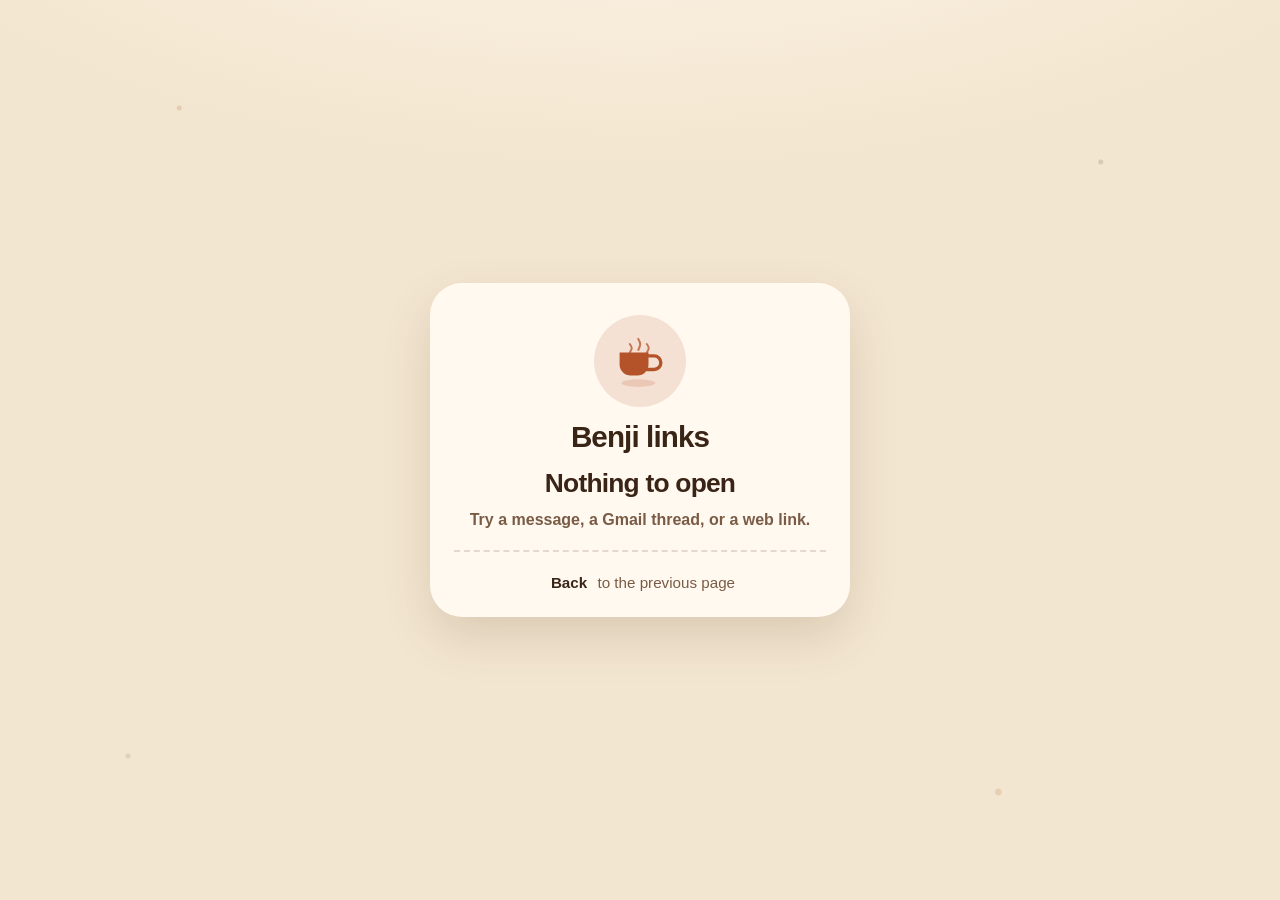
<file: index.html>
<!DOCTYPE html>
<html lang="en">
<head>
  <meta charset="utf-8">
  <meta name="viewport" content="width=device-width, initial-scale=1, viewport-fit=cover">
  <meta name="referrer" content="no-referrer">
  <meta name="color-scheme" content="light dark">
  <meta name="theme-color" content="#f3e6d0" media="(prefers-color-scheme: light)">
  <meta name="theme-color" content="#1a120e" media="(prefers-color-scheme: dark)">
  <title>Benji links</title>
  <style>
    :root {
      --bg: #f3e6d0;
      --glow: rgba(255, 248, 236, 0.9);
      --card: #fff9f0;
      --ink: #3a2416;
      --muted: #7a5b45;
      --accent: #b4532a;
      --accent-ink: #fffaf5;
      --line: rgba(90, 52, 28, 0.16);
      --shadow: rgba(70, 36, 12, 0.14);
      --cup: rgba(180, 83, 42, 0.14);
      --press: rgba(90, 40, 12, 0.18);
    }

    @media (prefers-color-scheme: dark) {
      :root {
        --bg: #1a120e;
        --glow: rgba(62, 40, 26, 0.55);
        --card: #2a1e18;
        --ink: #f6eadc;
        --muted: #d2b79a;
        --accent: #e3925a;
        --accent-ink: #2a140c;
        --line: rgba(242, 214, 184, 0.16);
        --shadow: rgba(0, 0, 0, 0.35);
        --cup: rgba(227, 146, 90, 0.16);
        --press: rgba(0, 0, 0, 0.28);
      }
    }

    * { box-sizing: border-box; }

    html, body { margin: 0; height: 100%; background: var(--bg); }

    body {
      font-family: ui-rounded, "Avenir Next", "Segoe UI", "Trebuchet MS", sans-serif;
      color: var(--ink);
      background-color: var(--bg);
      min-height: 100%;
      min-height: 100dvh;
      background-image:
        radial-gradient(circle at 14% 12%, rgba(180, 83, 42, 0.18) 0 2px, transparent 3px),
        radial-gradient(circle at 86% 18%, rgba(90, 52, 28, 0.16) 0 2px, transparent 3px),
        radial-gradient(circle at 78% 88%, rgba(180, 83, 42, 0.16) 0 3px, transparent 4px),
        radial-gradient(circle at 10% 84%, rgba(90, 52, 28, 0.12) 0 2px, transparent 3px),
        radial-gradient(ellipse 90% 55% at 50% -20%, var(--glow), transparent 70%);
      display: flex;
      align-items: center;
      align-items: safe center;
      justify-content: center;
      justify-content: safe center;
      padding:
        max(24px, env(safe-area-inset-top))
        max(18px, env(safe-area-inset-right))
        max(24px, env(safe-area-inset-bottom))
        max(18px, env(safe-area-inset-left));
    }

    .card {
      width: min(420px, 100%);
      background: var(--card);
      border-radius: 32px;
      padding: 32px 24px 18px;
      text-align: center;
      box-shadow: 0 20px 50px var(--shadow);
    }

    .cup-wrap {
      width: 92px;
      height: 92px;
      margin: 0 auto 14px;
      border-radius: 50%;
      background: var(--cup);
      display: grid;
      place-items: center;
    }

    .cup {
      width: 68px;
      height: 68px;
      color: var(--accent);
      display: block;
    }

    h1 {
      margin: 0;
      font-size: 1.85rem;
      line-height: 1.1;
      letter-spacing: -0.03em;
      font-weight: 800;
    }

    .lead {
      margin: 12px 0 0;
      font-size: 1.12rem;
      line-height: 1.35;
      font-weight: 700;
    }

    .empty .lead {
      font-size: 1.65rem;
      font-weight: 800;
      letter-spacing: -0.03em;
    }

    .dest {
      margin: 8px 0 0;
      color: var(--muted);
      font-size: 1rem;
      line-height: 1.4;
      font-weight: 600;
      word-break: break-word;
    }

    .dest:empty { display: none; }

    a.btn {
      display: block;
      margin-top: 22px;
      background: var(--accent);
      color: var(--accent-ink);
      text-decoration: none;
      font-weight: 800;
      font-size: 1.2rem;
      letter-spacing: -0.01em;
      border-radius: 999px;
      padding: 16px 20px;
      min-height: 56px;
      box-shadow: 0 8px 0 var(--press);
    }

    a.btn:focus-visible {
      outline: 3px solid var(--accent);
      outline-offset: 3px;
    }

    a.btn:active {
      transform: translateY(2px);
      box-shadow: 0 4px 0 var(--press);
    }

    [hidden] { display: none !important; }

    .hint {
      margin: 18px 0 0;
      padding-top: 14px;
      border-top: 2px dashed var(--line);
      color: var(--muted);
      font-size: 0.95rem;
    }

    .hint button {
      font: inherit;
      font-weight: 800;
      color: var(--ink);
      background: none;
      border: 0;
      padding: 8px 6px;
      cursor: pointer;
      border-radius: 999px;
    }

    .hint button:focus-visible {
      outline: 3px solid var(--accent);
      outline-offset: 2px;
    }

    .browser {
      display: inline-flex;
      align-items: center;
      justify-content: center;
      min-height: 44px;
      margin-top: 8px;
      color: var(--muted);
      font-size: 0.95rem;
      font-weight: 700;
      text-decoration: underline;
      text-underline-offset: 3px;
    }
  </style>
</head>
<body class="empty">
  <main class="card">
    <div class="cup-wrap">
      <svg class="cup" viewBox="0 0 80 80" aria-hidden="true">
        <ellipse cx="38" cy="66" rx="20" ry="4.5" fill="currentColor" opacity="0.18"></ellipse>
        <path d="M16 30h34v14a13 13 0 0 1-13 13h-8a13 13 0 0 1-13-13z" fill="currentColor"></path>
        <path d="M50 34h6.5a8 8 0 0 1 0 16H48" fill="none" stroke="currentColor" stroke-width="4" stroke-linecap="round"></path>
        <path d="M28 20c3 4 3 6 0 10" fill="none" stroke="currentColor" stroke-width="2.4" stroke-linecap="round" opacity="0.75"></path>
        <path d="M38 14c3 5 3 7 0 13" fill="none" stroke="currentColor" stroke-width="2.4" stroke-linecap="round" opacity="0.75"></path>
        <path d="M48 20c3 4 3 6 0 10" fill="none" stroke="currentColor" stroke-width="2.4" stroke-linecap="round" opacity="0.75"></path>
      </svg>
    </div>
    <h1>Benji links</h1>
    <p class="lead" id="lead">Nothing to open</p>
    <p class="dest" id="dest">Try a message, a Gmail thread, or a web link.</p>
    <a class="btn" id="open" hidden href="#">Open</a>
    <a class="browser" id="browser" hidden>Open in browser instead</a>
    <p class="hint"><button type="button" id="back">Back</button> to the previous page</p>
  </main>
  <script>
    (function () {
      "use strict";

      var SMS_RE = /^[0-9+]*$/;
      var THREAD_RE = /^[A-Za-z0-9]*$/;
      var EMAIL_RE = /^[A-Za-z0-9._%+-]+@[A-Za-z0-9.-]+\.[A-Za-z]{2,}$/;

      function safeDecode(value) {
        try {
          return decodeURIComponent(value);
        } catch (err) {
          return null;
        }
      }

      function isIOS() {
        var ua = navigator.userAgent || "";
        if (/iPad|iPhone|iPod/.test(ua)) return true;
        return navigator.platform === "MacIntel" && navigator.maxTouchPoints > 1;
      }

      function rawHash() {
        var href = String(window.location.href || "");
        var mark = href.indexOf("#");
        return mark === -1 ? "" : href.slice(mark + 1);
      }

      function parseParams(raw) {
        if (raw.indexOf("url=") === 0) {
          var urlValue = safeDecode(raw.slice(4));
          if (urlValue === null) return null;
          return { url: urlValue };
        }

        var params = {};
        var parts = raw.split("&");
        for (var i = 0; i < parts.length; i++) {
          var part = parts[i];
          if (part === "") continue;
          var eq = part.indexOf("=");
          if (eq <= 0) return null;
          var key = safeDecode(part.slice(0, eq));
          var val = safeDecode(part.slice(eq + 1));
          if (key === null || val === null) return null;
          if (key !== "sms" && key !== "gmail" && key !== "acct" && key !== "body") continue;
          if (Object.prototype.hasOwnProperty.call(params, key)) return null;
          params[key] = val;
        }
        return params;
      }

      function httpUrl(value) {
        var url;
        try {
          url = new URL(value);
        } catch (err) {
          return null;
        }
        if (url.protocol !== "http:" && url.protocol !== "https:") return null;
        if (!url.hostname) return null;
        return url.href;
      }

      function planFromRaw(raw) {
        if (!raw) return null;
        var params = parseParams(raw);
        if (!params) return null;

        var hasSms = Object.prototype.hasOwnProperty.call(params, "sms");
        var hasGmail = Object.prototype.hasOwnProperty.call(params, "gmail");
        var hasUrl = Object.prototype.hasOwnProperty.call(params, "url");
        if ((hasSms ? 1 : 0) + (hasGmail ? 1 : 0) + (hasUrl ? 1 : 0) !== 1) return null;

        var hasBody = Object.prototype.hasOwnProperty.call(params, "body");
        if (hasBody && !hasSms) return null;
        if (hasSms && hasBody) {
          // Suggested reply: open this conversation with the text prefilled (iOS: sms:NUM&body=, others: sms:NUM?body=).
          if (!SMS_RE.test(params.sms) || !params.sms || !params.body || params.body.length > 1000) return null;
          return {
            kind: "sms",
            href: "sms:" + params.sms + (isIOS() ? "&" : "?") + "body=" + encodeURIComponent(params.body),
            label: "Open in Messages",
            lead: "Opening Messages with your reply filled in.",
            dest: params.body
          };
        }

        if (hasSms) {
          if (!SMS_RE.test(params.sms)) return null;
          return {
            kind: "sms",
            href: "sms:" + params.sms,
            label: "Open in Messages",
            lead: params.sms ? "Opening this conversation in Messages." : "Opening the Messages app.",
            dest: params.sms
          };
        }

        if (hasGmail) {
          if (!Object.prototype.hasOwnProperty.call(params, "acct")) return null;
          if (!THREAD_RE.test(params.gmail)) return null;
          if (!EMAIL_RE.test(params.acct) || params.acct.length > 254) return null;
          var thread = params.gmail;
          var acct = params.acct;
          var fallback = "https://mail.google.com/mail/u/?authuser=" + encodeURIComponent(acct) +
            (thread ? "#all/" + thread : "#inbox");
          return {
            kind: "gmail",
            href: "googlegmail://",
            fallback: fallback,
            label: "Open in Gmail",
            lead: "Opening the Gmail app.",
            dest: acct
          };
        }

        var dest = httpUrl(params.url);
        if (!dest) return null;
        return {
          kind: "url",
          href: dest,
          label: "Open link",
          lead: "Opening the link.",
          dest: dest
        };
      }

      var openEl = document.getElementById("open");
      var browserEl = document.getElementById("browser");
      var leadEl = document.getElementById("lead");
      var destEl = document.getElementById("dest");
      var backEl = document.getElementById("back");

      backEl.addEventListener("click", function () {
        history.back();
      });

      function go(url, replace) {
        try {
          if (replace) window.location.replace(url);
          else window.location.href = url;
        } catch (err) {}
      }

      var plan = planFromRaw(rawHash());
      if (!plan) return;

      document.body.classList.remove("empty");
      leadEl.textContent = plan.lead;
      destEl.textContent = plan.dest;
      openEl.textContent = plan.label;
      openEl.href = plan.href;
      openEl.hidden = false;

      if (plan.kind === "url") {
        go(plan.href, true);
        return;
      }

      openEl.addEventListener("click", function (event) {
        event.preventDefault();
        window.location.href = plan.href;
      });
      go(plan.href, false);

      if (plan.kind === "gmail") {
        browserEl.href = plan.fallback;
        browserEl.target = "_blank";
        browserEl.rel = "noopener";
        window.setTimeout(function () {
          if (document.hidden) return;
          browserEl.hidden = false;
        }, 3000);
      }
    })();
  </script>
</body>
</html>
</file>
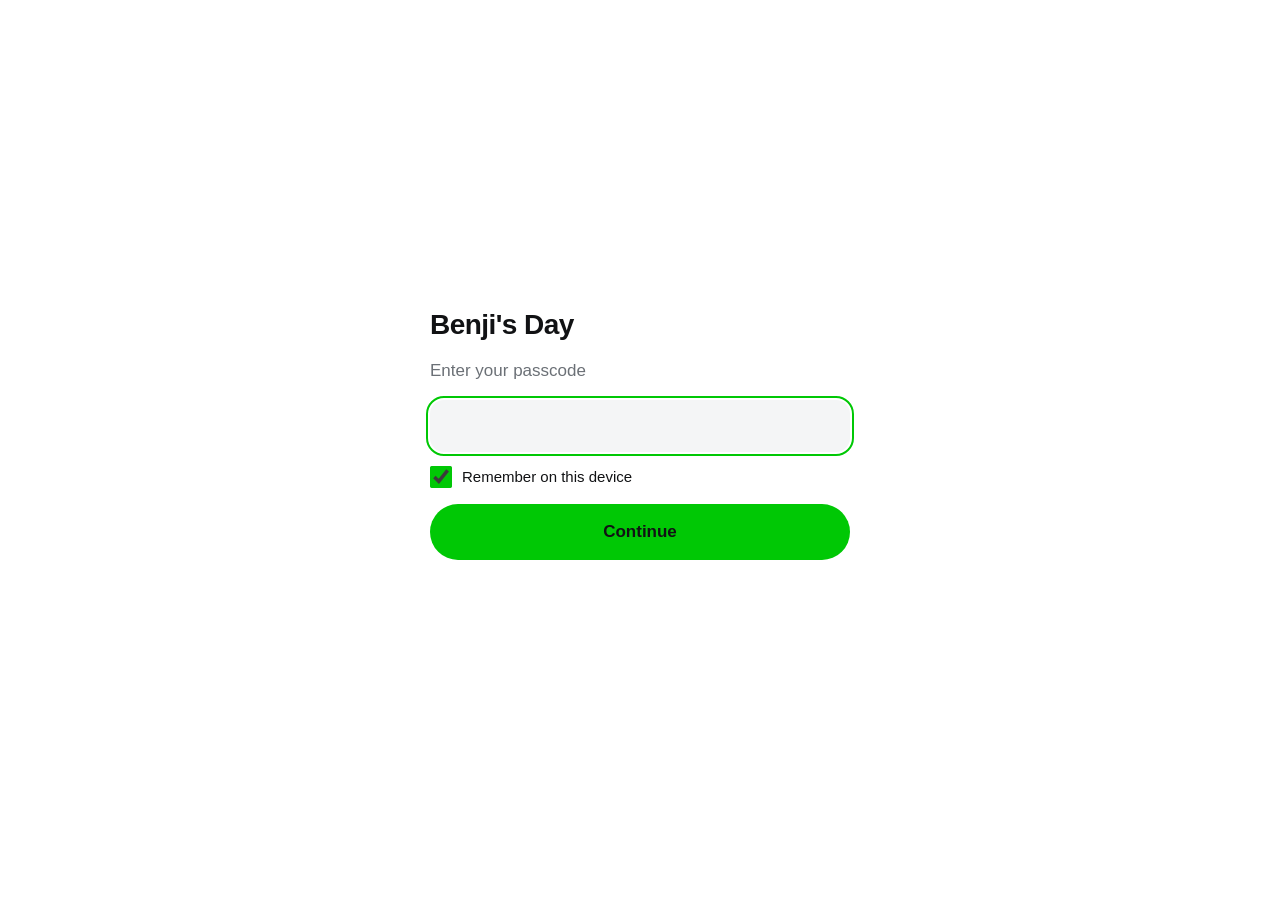
<file: app/index.html>
<!DOCTYPE html>
<html lang="en">
<head>
  <meta charset="utf-8">
  <meta name="viewport" content="width=device-width, initial-scale=1, viewport-fit=cover">
  <meta name="color-scheme" content="light">
  <meta name="theme-color" content="#FEFAF0">
  <meta name="apple-mobile-web-app-capable" content="yes">
  <meta name="mobile-web-app-capable" content="yes">
  <meta name="apple-mobile-web-app-status-bar-style" content="default">
  <meta name="apple-mobile-web-app-title" content="Benji's Day">
  <meta name="format-detection" content="telephone=no">
  <title>Benji's Day</title>
  <link rel="manifest" href="manifest.webmanifest?v=9">
  <link rel="apple-touch-icon" sizes="180x180" href="icon-180.png?v=9">
  <link rel="icon" type="image/png" sizes="32x32" href="favicon-32.png?v=9">
  <link rel="icon" type="image/png" sizes="16x16" href="favicon-16.png?v=9">
  <link rel="stylesheet" href="app.css?v=9">
</head>
<body>
  <div id="app"></div>
  <script src="crypto.js?v=9"></script>
  <script src="app.js?v=9"></script>
</body>
</html>
</file>
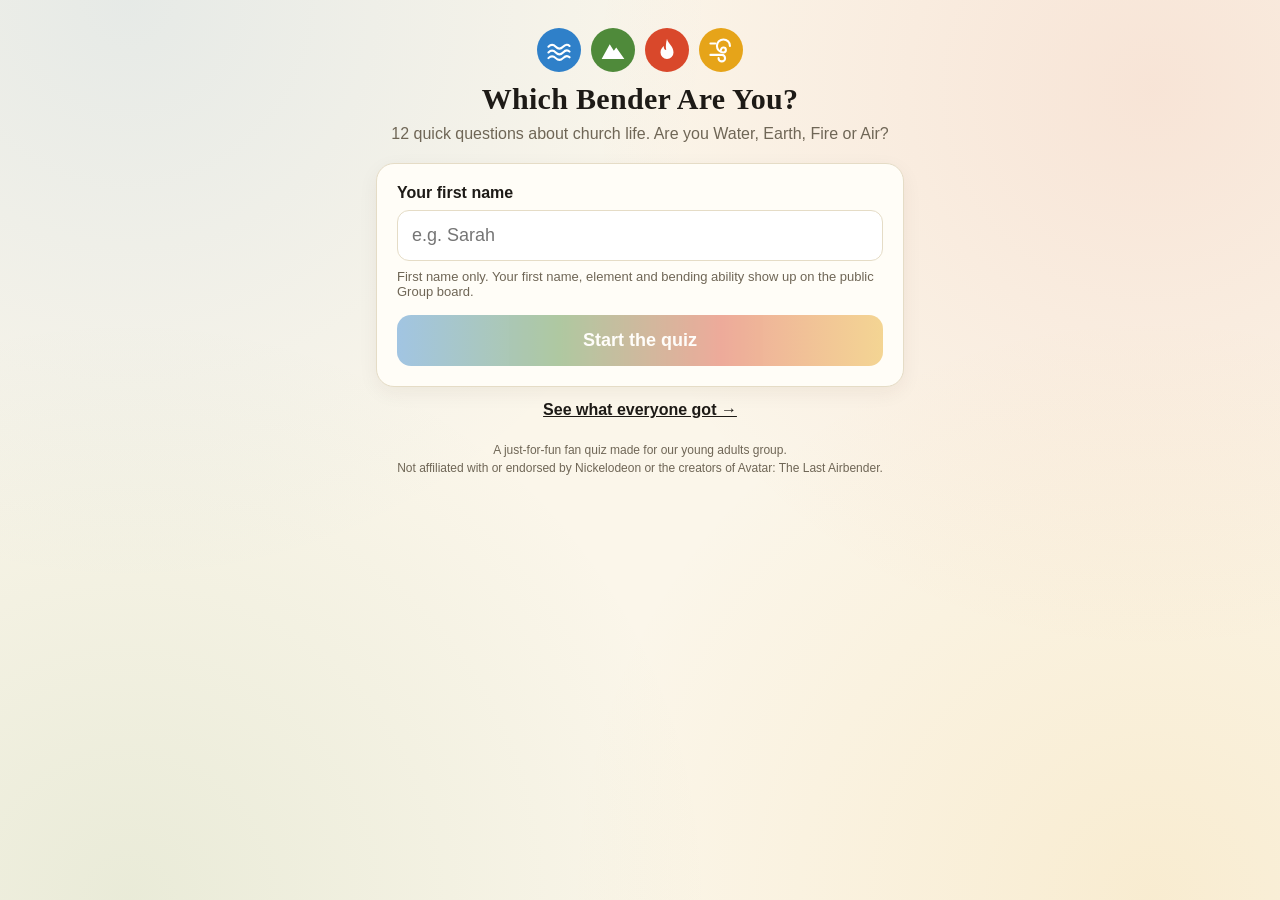
<file: bender/index.html>
<!doctype html>
<html lang="en"><head>
<meta charset="utf-8"><meta name="viewport" content="width=device-width,initial-scale=1,viewport-fit=cover">
<title>Which Bender Are You? · Young Adults Quiz</title>
<meta name="description" content="A just-for-fun quiz: are you Water, Earth, Fire or Air?">
<meta property="og:title" content="Which Bender Are You? 🌊🪨🔥🌪️">
<meta property="og:description" content="12 quick questions about church life. Find out if you're Water, Earth, Fire or Air.">
<meta name="robots" content="noindex">
<link rel="stylesheet" href="style.css?v=4">
</head><body><div class="wrap">
 <div class="emblems" id="emblems"></div>
 <h1>Which Bender Are You?</h1>
 <p class="sub">12 quick questions about church life. Are you Water, Earth, Fire or Air?</p>

 <div class="card" id="start">
  <label for="name">Your first name</label>
  <input type="text" id="name" maxlength="24" autocomplete="given-name" placeholder="e.g. Sarah">
  <div class="hint">First name only. Your first name, element and bending ability show up on the public Group board.</div>
  <button class="btn" id="go" disabled>Start the quiz</button>
 </div>

 <p style="text-align:center;margin:14px 0" id="grouplink"><a href="group/" style="color:var(--ink);font-weight:600">See what everyone got →</a></p>

 <div class="card hide" id="quiz">
  <div class="progress"><div id="bar"></div></div>
  <div class="qnum" id="qnum"></div>
  <div class="q" id="qtext"></div>
  <div id="opts"></div>
  <div class="row"><button class="btn ghost" id="back">Back</button></div>
 </div>

 <div class="card hide result" id="result"></div>

 <div class="foot">A just-for-fun fan quiz made for our young adults group.<br>Not affiliated with or endorsed by Nickelodeon or the creators of Avatar: The Last Airbender.</div>
</div>
<script src="config.js?v=4"></script>
<script src="questions.js?v=4"></script>
<script src="quiz.js?v=4"></script>
</body></html>
</file>
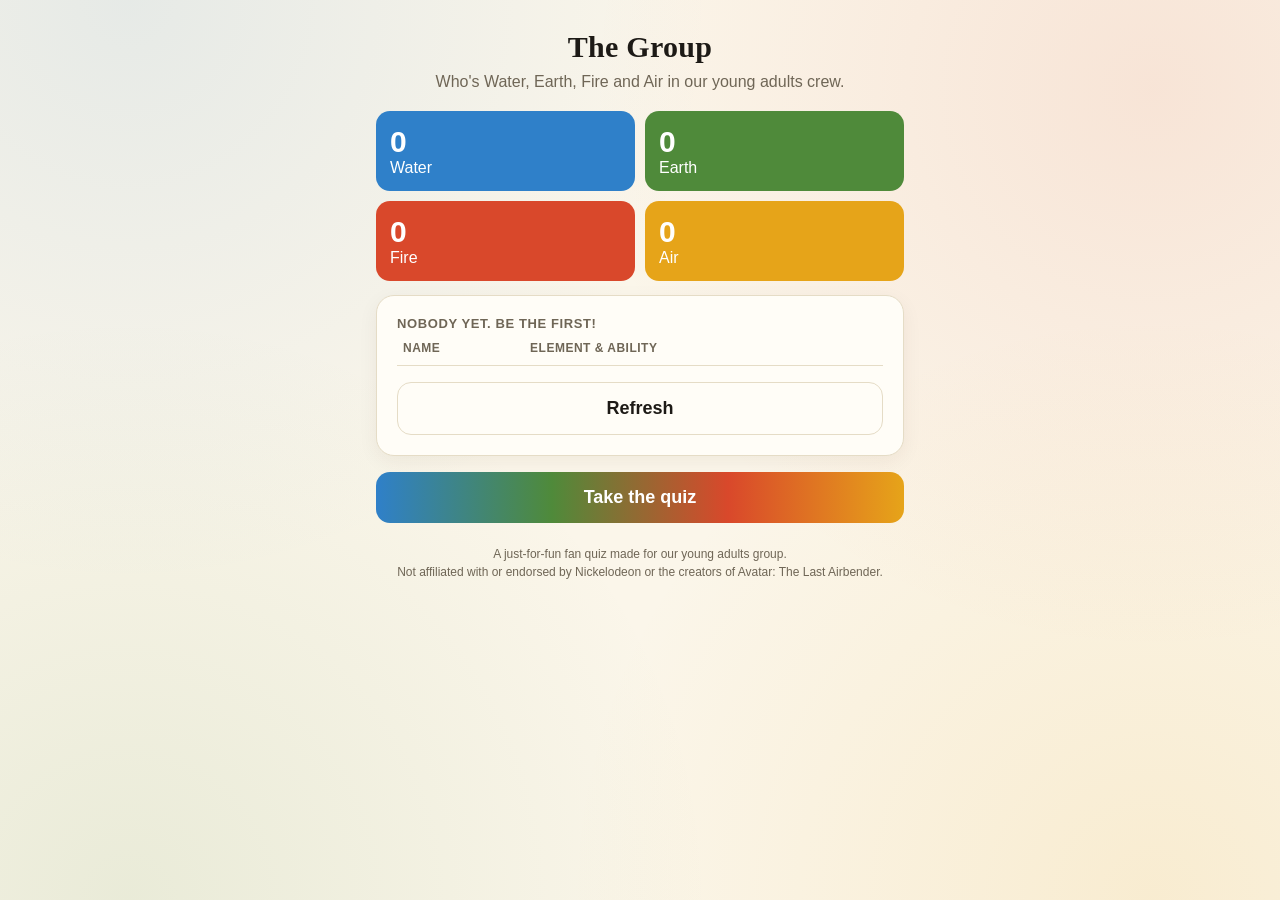
<file: bender/group/index.html>
<!doctype html>
<html lang="en"><head>
<meta charset="utf-8"><meta name="viewport" content="width=device-width,initial-scale=1,viewport-fit=cover">
<title>The Group · Which Bender Are You?</title><meta name="robots" content="noindex">
<link rel="stylesheet" href="../style.css?v=4">
</head><body><div class="wrap">
 <h1>The Group</h1>
 <p class="sub">Who's Water, Earth, Fire and Air in our young adults crew.</p>
 <div class="counts" id="counts"></div>
 <div class="card">
  <div class="qnum" id="summary">Loading…</div>
  <table><thead><tr><th>Name</th><th>Element &amp; ability</th></tr></thead><tbody id="rows"></tbody></table>
  <button class="btn ghost" id="refresh">Refresh</button>
 </div>
 <a class="btn" style="text-align:center;text-decoration:none" href="../">Take the quiz</a>
 <div class="foot">A just-for-fun fan quiz made for our young adults group.<br>Not affiliated with or endorsed by Nickelodeon or the creators of Avatar: The Last Airbender.</div>
</div>
<script src="../config.js?v=4"></script>
<script src="../questions.js?v=4"></script>
<script>
(function(){
var C=window.BQ_CONFIG,EL=window.BQ_ELEMENTS,ORD=window.BQ_ORDER;
var ARCHIVE="https://raw.githubusercontent.com/david-t6/Benji-links/main/bender/data/public.json";
function $(id){return document.getElementById(id);}
function esc(s){return String(s).replace(/[&<>"']/g,function(c){return {"&":"&amp;","<":"&lt;",">":"&gt;",'"':"&quot;","'":"&#39;"}[c];});}
async function load(){
 var msgs={};
 try{var a=await (await fetch(ARCHIVE+"?t="+Date.now(),{cache:"no-store"})).json();(a.items||[]).forEach(function(it){msgs[it.id]=it;});}catch(e){}
 try{var t=await (await fetch("https://ntfy.sh/"+C.pubTopic+"/json?poll=1&since=all",{cache:"no-store"})).text();
  t.split("\n").forEach(function(l){if(!l.trim())return;try{var m=JSON.parse(l);if(m.event==="message")msgs[m.id]={id:m.id,time:m.time,message:m.message};}catch(e){}});}catch(e){}
 var list=[],seen={};
 Object.keys(msgs).map(function(k){return msgs[k];}).sort(function(x,y){return y.time-x.time;}).forEach(function(it){
  if(it.time<(C.startAfter||0))return;var r;try{r=JSON.parse(it.message);}catch(e){return;}
  if(!r||!EL[r.element]||typeof r.name!=="string"||(C.ignoreIds||[]).indexOf(r.id)>=0)return;var nm=r.name.replace(/\s+/g," ").trim().slice(0,24);if(!nm)return;
  var k=nm.toLowerCase();if(seen[k])return;seen[k]=1;
  var ab=window.BQ_ABILITY(r.element,EL[r.side]?r.side:null);
  list.push({name:nm,el:r.element,ab:ab.name,t:it.time});
 });
 var c={W:0,E:0,F:0,A:0};list.forEach(function(r){c[r.el]++;});
 $("counts").innerHTML=ORD.map(function(k){return '<div class="count '+EL[k].cls+'"><b>'+c[k]+'</b>'+EL[k].name+'</div>';}).join("");
 $("summary").textContent=list.length?list.length+(list.length===1?" bender so far":" benders so far"):"Nobody yet. Be the first!";
 $("rows").innerHTML=list.map(function(r){var d=new Date(r.t*1000).toLocaleDateString([], {month:"short",day:"numeric"});
  return '<tr><td><b>'+esc(r.name)+'</b><div class="hint">'+d+'</div></td><td><span class="pill" style="background:'+EL[r.el].color+'">'+EL[r.el].name+'</span><div style="margin-top:4px;font-size:14px">'+esc(r.ab)+'</div></td></tr>';}).join("");
}
$("refresh").onclick=load;load();
})();
</script>
</body></html>
</file>
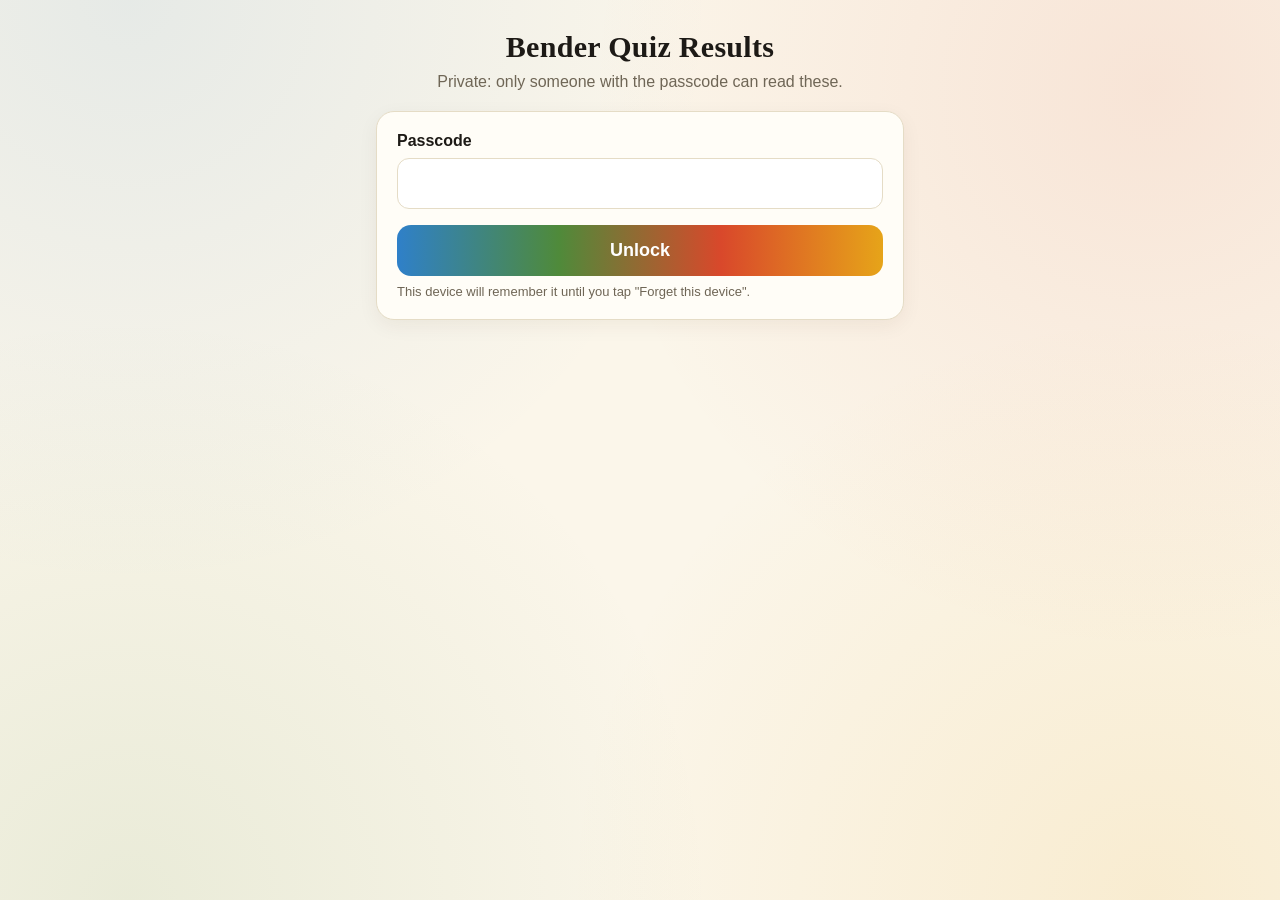
<file: bender/results/index.html>
<!doctype html>
<html lang="en"><head>
<meta charset="utf-8"><meta name="viewport" content="width=device-width,initial-scale=1,viewport-fit=cover">
<title>Bender Quiz · Results</title><meta name="robots" content="noindex">
<link rel="stylesheet" href="../style.css?v=4">
</head><body><div class="wrap">
 <h1>Bender Quiz Results</h1>
 <p class="sub">Private: only someone with the passcode can read these.</p>
 <div class="card" id="lock">
  <label for="pw">Passcode</label>
  <input type="password" id="pw" autocomplete="current-password">
  <div class="err hide" id="pwerr">That passcode didn't work.</div>
  <button class="btn" id="unlock">Unlock</button>
  <div class="hint">This device will remember it until you tap "Forget this device".</div>
 </div>
 <div class="hide" id="view">
  <div class="counts" id="counts"></div>
  <div class="card">
   <div class="row" style="align-items:center;justify-content:space-between">
    <div class="qnum" id="summary"></div>
    <label style="font-weight:500;font-size:14px;margin:0"><input type="checkbox" id="latest" checked> Latest per name</label>
   </div>
   <table><thead><tr><th>Name</th><th>Element</th><th>When</th></tr></thead><tbody id="rows"></tbody></table>
   <div class="row"><button class="btn ghost" id="refresh">Refresh</button><button class="btn ghost" id="csv">Download CSV</button></div>
   <div class="hint" id="note"></div>
  </div>
  <button class="btn ghost" id="forget">Forget this device</button>
 </div>
</div>
<script src="../config.js?v=4"></script>
<script src="../questions.js?v=4"></script>
<script src="results.js?v=4"></script>
</body></html>
</file>
<file: app/app.css>
:root { color-scheme: light; }

* { box-sizing: border-box; }

html, body {
  margin: 0;
  background: #FFFFFF;
  color: #111214;
  color-scheme: light;
  min-height: 100%;
}

html {
  -webkit-text-size-adjust: 100%;
  -webkit-tap-highlight-color: transparent;
}

body {
  font-family: -apple-system, BlinkMacSystemFont, "Segoe UI", Roboto, Helvetica, Arial, sans-serif;
  font-size: 16px;
  line-height: 1.35;
  -webkit-font-smoothing: antialiased;
  overscroll-behavior-y: none;
}

button, a, input {
  -webkit-tap-highlight-color: transparent;
  touch-action: manipulation;
}

button {
  font-family: inherit;
  font-size: inherit;
  color: inherit;
  background: none;
  border: none;
  padding: 0;
  margin: 0;
  text-align: left;
  cursor: pointer;
}

button:focus-visible, a:focus-visible, input:focus-visible {
  outline: 2px solid #00C805;
  outline-offset: 2px;
}

a { color: inherit; }

.app {
  min-height: 100vh;
  min-height: 100dvh;
  width: 100%;
  background: #FFFFFF;
  color: #111214;
  color-scheme: light;
  padding:
    calc(env(safe-area-inset-top, 0px) + 14px)
    calc(env(safe-area-inset-right, 0px) + 20px)
    calc(env(safe-area-inset-bottom, 0px) + 48px)
    calc(env(safe-area-inset-left, 0px) + 20px);
}

.col { max-width: 700px; margin: 0 auto; }

h1 {
  margin: 0;
  font-size: 28px;
  line-height: 34px;
  font-weight: 700;
  letter-spacing: -0.02em;
  color: #111214;
}

.head-top {
  display: flex;
  align-items: center;
  gap: 8px;
}

.head-top h1 { flex: 1; min-width: 0; }

.brand { display: none; width: 32px; height: 32px; flex-shrink: 0; }

.icon-btn {
  width: 44px;
  height: 44px;
  display: grid;
  place-items: center;
  border-radius: 22px;
  flex-shrink: 0;
}

.icon-btn svg, .sync-btn svg { width: 22px; height: 22px; display: block; color: #111214; }

.sync-btn {
  display: inline-flex;
  align-items: center;
  gap: 6px;
  min-height: 44px;
  max-width: 100%;
  padding: 0 8px 0 0;
  color: #6B7076;
  font-size: 13px;
  font-weight: 600;
  line-height: 1.25;
  border-radius: 12px;
  white-space: normal;
}

.sync-btn.ok, .sync-btn.ok svg { color: #00C805; }

.desk-keys { display: none; margin: 0; font-size: 13px; color: #A2A7AD; }

.press:active { transform: scale(0.97); opacity: 0.8; }
.check-btn:active { transform: scale(0.88); opacity: 0.85; }

.ptr {
  display: flex;
  align-items: flex-end;
  justify-content: center;
  overflow: hidden;
  color: #6B7076;
  font-size: 13px;
  font-weight: 600;
}

.ptr span { padding-bottom: 8px; }

.hero { padding: 8px 0 22px; }

.greet { font-size: 17px; line-height: 22px; color: #6B7076; }

.big-row {
  display: flex;
  align-items: baseline;
  gap: 10px;
  flex-wrap: wrap;
  margin-top: 4px;
}

.num {
  font-size: 60px;
  line-height: 66px;
  font-weight: 650;
  letter-spacing: -0.035em;
  color: #111214;
  font-variant-numeric: tabular-nums;
}

.big-label { font-size: 17px; color: #111214; }

.progress-line {
  margin-top: 2px;
  font-size: 15px;
  line-height: 20px;
  color: #00C805;
  font-weight: 600;
  font-variant-numeric: tabular-nums;
}

.stats { display: flex; flex-wrap: wrap; gap: 10px; margin-top: 18px; }

.stat {
  flex: 1 1 90px;
  min-height: 44px;
  padding: 12px 14px;
  border-radius: 14px;
  background: #F4F5F6;
}

.stat b {
  display: block;
  font-size: 18px;
  line-height: 22px;
  font-weight: 650;
  color: #111214;
  font-variant-numeric: tabular-nums;
}

.stat span { display: block; font-size: 13px; line-height: 17px; color: #6B7076; margin-top: 2px; }

.meta-line { font-size: 13px; color: #A2A7AD; margin-top: 14px; }

.tabs-wrap {
  position: sticky;
  top: env(safe-area-inset-top, 0px);
  z-index: 5;
  background: #FFFFFF;
  margin: 0 -20px;
  padding: 0 20px;
}

.tabs {
  position: relative;
  display: flex;
  border-bottom: 1px solid #ECEDEF;
}

.tab {
  flex: 1;
  min-height: 46px;
  display: flex;
  align-items: center;
  justify-content: center;
  gap: 6px;
  font-size: 15px;
  font-weight: 500;
  color: #6B7076;
  border-radius: 8px;
}

.tab[aria-selected="true"] { font-weight: 650; color: #111214; }

.tab-count { font-size: 13px; font-weight: 500; color: #A2A7AD; font-variant-numeric: tabular-nums; }
.tab[aria-selected="true"] .tab-count { color: #00C805; }

.tab-ind {
  position: absolute;
  bottom: -1px;
  left: 0;
  width: calc(100% / 3);
  height: 2px;
  display: flex;
  justify-content: center;
  transform: translateX(calc(var(--i) * 100%));
  transition: transform 320ms cubic-bezier(.2, .8, .2, 1);
  pointer-events: none;
}

.tab-ind i {
  width: 44px;
  height: 2px;
  border-radius: 1px;
  background: #00C805;
  display: block;
}

.section {
  display: flex;
  align-items: baseline;
  gap: 12px;
  margin: 34px 0 6px;
}

.section h2 {
  flex: 1;
  margin: 0;
  font-size: 22px;
  line-height: 28px;
  font-weight: 650;
  letter-spacing: -0.01em;
}

.section span { font-size: 15px; color: #6B7076; font-variant-numeric: tabular-nums; }

.hint { font-size: 14px; line-height: 19px; color: #6B7076; }

.add-todo {
  display: flex;
  align-items: center;
  gap: 8px;
  width: 100%;
  min-height: 52px;
  margin: 2px 0 8px;
  color: #00C805;
  font-size: 17px;
  font-weight: 650;
  text-align: left;
}
.add-todo::before {
  content: "+";
  font-size: 22px;
  font-weight: 500;
  line-height: 1;
}
.add-sheet {
  margin: 4px 0 16px;
  padding: 4px 14px 12px;
  background: #F4F5F6;
  border-radius: 16px;
}
.add-label {
  display: block;
  margin: 12px 0 6px;
  font-size: 13px;
  font-weight: 600;
  color: #6B7076;
}
.add-sheet input,
.add-sheet select {
  display: block;
  width: 100%;
  min-height: 48px;
  border: none;
  border-radius: 12px;
  background: #FFFFFF;
  color: #111214;
  font: inherit;
  font-size: 17px;
  padding: 0 14px;
}
.add-actions { display: flex; gap: 8px; align-items: center; }
.add-actions .btn,
.add-actions .text-btn { flex: 1; margin-top: 12px; }
.mine-mark { font-weight: 600; color: #6B7076; }
.todo-x {
  display: flex;
  align-items: center;
  justify-content: center;
  min-width: 44px;
  min-height: 44px;
  margin: 6px 0;
  color: #A2A7AD;
  font-size: 22px;
  font-weight: 500;
  flex-shrink: 0;
}

.sched {
  display: flex;
  align-items: center;
  gap: 12px;
  min-height: 52px;
}

.sched .when { width: 64px; flex-shrink: 0; font-variant-numeric: tabular-nums; color: #6B7076; }
.sched .when b { font-size: 16px; font-weight: 500; }
.sched .when em { font-style: normal; font-size: 12px; margin-left: 3px; }
.sched.hi .when { color: #111214; }
.sched.hi .when b { font-weight: 650; }
.sched .title { font-size: 16px; line-height: 21px; color: #111214; }
.sched.hi .title { font-weight: 600; }
.sched .range { font-size: 13px; color: #A2A7AD; }
.sched.past { opacity: 0.45; }

.now {
  display: inline-flex;
  align-items: center;
  gap: 6px;
  font-size: 13px;
  font-weight: 600;
  color: #00C805;
  white-space: nowrap;
}

.dot {
  width: 7px;
  height: 7px;
  border-radius: 4px;
  background: #00C805;
}

.dot.live { animation: rhLive 1.6s ease-in-out infinite; }

.group { margin-top: 26px; }

.group-head { display: block; width: 100%; padding: 6px 0 10px; border-radius: 10px; }
.group-line { display: flex; align-items: center; gap: 10px; }
.group-line strong { flex: 1; min-width: 0; font-size: 19px; line-height: 24px; font-weight: 650; }
.all-done { font-size: 13px; font-weight: 600; color: #00C805; }
.gd { font-size: 14px; color: #6B7076; font-variant-numeric: tabular-nums; }

.hair { height: 1px; background: #ECEDEF; }
.hair.todo { margin-left: 44px; }
.hair.sched { margin-left: 76px; }
.hair.inbox { margin-left: 54px; }

.todo { display: flex; align-items: stretch; }
.check-btn {
  display: flex;
  align-items: center;
  padding: 14px 4px 14px 0;
  min-height: 56px;
  min-width: 44px;
  flex-shrink: 0;
}
.check-wrap { position: relative; display: flex; }
.circle {
  width: 26px;
  height: 26px;
  border-radius: 13px;
  box-sizing: border-box;
  display: flex;
  align-items: center;
  justify-content: center;
  border: 1.6px solid #C9CDD2;
  background: transparent;
  transition: background 160ms cubic-bezier(.2, .8, .2, 1);
}
.circle.on { border: none; background: #00C805; }
.circle.pop { animation: rhPop 300ms cubic-bezier(.3, 1.35, .5, 1); }
.circle svg { width: 14px; height: 14px; display: block; }
.circle svg path { stroke-dasharray: 18; stroke-dashoffset: 0; }
.circle.pop svg path { animation: rhDraw 260ms cubic-bezier(.2, .8, .2, 1) both; }

.todo-main {
  flex: 1;
  min-width: 0;
  display: flex;
  align-items: center;
  gap: 10px;
  padding: 14px 0 14px 14px;
  min-height: 56px;
}
.todo-copy { flex: 1; min-width: 0; }
.todo-text { display: block; font-size: 16px; line-height: 22px; color: #111214; }
.todo-text.on { color: #A2A7AD; text-decoration: line-through; text-decoration-color: #A2A7AD; }
.todo-meta {
  display: flex;
  align-items: center;
  flex-wrap: wrap;
  gap: 8px;
  margin-top: 3px;
  font-size: 13px;
  line-height: 18px;
  color: #6B7076;
}
.wait { font-weight: 600; color: #111214; }
.wait.on { color: #A2A7AD; }

.src { padding: 0 0 16px 44px; }
.pill {
  display: inline-flex;
  align-items: center;
  justify-content: center;
  gap: 6px;
  min-height: 44px;
  padding: 0 18px;
  border-radius: 999px;
  background: #00C805;
  color: #111214;
  font-size: 15px;
  font-weight: 600;
  text-decoration: none;
  text-align: center;
}
.pill.gray { background: #F4F5F6; }
.pill svg { width: 14px; height: 14px; display: block; flex-shrink: 0; }
.pill-row { display: flex; flex-wrap: wrap; gap: 10px; }
.pill.grow { flex: 2 1 150px; }
.pill.done-pill { flex: 1 1 90px; }
.browser-offer {
  flex: 1 0 100%;
  display: inline-flex;
  align-items: center;
  min-height: 44px;
  padding: 0 4px;
  color: #6B7076;
  font-size: 13px;
  font-weight: 600;
  text-decoration: underline;
  text-underline-offset: 3px;
}

.done-toggle {
  width: 100%;
  display: flex;
  align-items: center;
  gap: 10px;
  min-height: 46px;
}
.done-toggle span { flex: 1; font-size: 15px; color: #6B7076; }

.chev { flex-shrink: 0; width: 14px; height: 14px; transition: transform 220ms cubic-bezier(.2, .8, .2, 1); }
.chev.open { transform: rotate(90deg); }

.bar { border-radius: 999px; background: #F4F5F6; overflow: hidden; }
.bar-fill { height: 100%; width: 0; border-radius: inherit; background: #00C805; }
.bar-fill.go { transition: width 800ms cubic-bezier(.3, 1.35, .5, 1); }

.inbox-top { margin-top: 26px; }
.inbox-num { font-size: 48px; line-height: 54px; letter-spacing: -0.03em; }
.subline { font-size: 15px; color: #6B7076; margin-top: 2px; }

.inbox-row {
  width: 100%;
  display: flex;
  align-items: flex-start;
  gap: 14px;
  padding: 14px 0;
  min-height: 56px;
}
.avatar {
  width: 40px;
  height: 40px;
  border-radius: 20px;
  flex-shrink: 0;
  display: flex;
  align-items: center;
  justify-content: center;
  background: #F4F5F6;
  color: #111214;
  font-size: 16px;
  font-weight: 600;
}
.who { display: flex; align-items: baseline; gap: 8px; }
.who strong {
  flex: 1;
  min-width: 0;
  font-size: 16px;
  line-height: 21px;
  font-weight: 600;
  overflow: hidden;
  text-overflow: ellipsis;
  white-space: nowrap;
}
.when-r { font-size: 13px; color: #A2A7AD; white-space: nowrap; }
.lead { display: block; font-size: 13px; line-height: 18px; color: #6B7076; margin-top: 1px; }
.summary { margin-top: 4px; font-size: 15px; line-height: 20px; color: #111214; }
.summary.clamp {
  display: -webkit-box;
  -webkit-line-clamp: 2;
  -webkit-box-orient: vertical;
  overflow: hidden;
}
.next-step { margin-bottom: 14px; }
.next-step div:first-child { font-size: 13px; color: #6B7076; }
.next-step strong { display: block; font-size: 15px; line-height: 20px; margin-top: 2px; }
.inbox-actions { padding: 0 0 16px 54px; }

.skip-block { margin-top: 26px; border-top: 1px solid #ECEDEF; }
.skip-row, .show-row {
  width: 100%;
  display: flex;
  align-items: center;
  gap: 12px;
  min-height: 50px;
}
.skip-row span:first-child, .show-row span:first-child { flex: 1; font-size: 16px; }
.show-again { font-size: 15px; font-weight: 600; color: #00C805; }
.skip-detail { padding: 0 0 14px; font-size: 14px; line-height: 20px; color: #6B7076; }
.show-row { border-top: 1px solid #ECEDEF; }

.money-kicker { font-size: 15px; color: #6B7076; margin-top: 26px; }
.money-total {
  font-size: 48px;
  line-height: 56px;
  font-weight: 650;
  letter-spacing: -0.03em;
  font-variant-numeric: tabular-nums;
  margin-top: 2px;
}
.tiles { display: flex; flex-wrap: wrap; gap: 10px; margin-top: 16px; }
.tile { flex: 1 1 120px; padding: 12px 14px; border-radius: 14px; background: #F4F5F6; min-height: 44px; }
.tile b { display: block; font-size: 17px; font-weight: 650; }
.tile span { display: block; font-size: 13px; color: #6B7076; margin-top: 2px; }
.tile .plus { color: #00C805; font-variant-numeric: tabular-nums; }

.acct { padding: 10px 0; }
.acct-line { display: flex; align-items: baseline; gap: 10px; margin-bottom: 7px; }
.acct-line span { flex: 1; min-width: 0; font-size: 15px; }
.acct-line b { font-size: 15px; font-weight: 600; font-variant-numeric: tabular-nums; }

.day-h { font-size: 13px; font-weight: 600; color: #6B7076; padding: 8px 0 4px; }
.tx {
  width: 100%;
  display: flex;
  align-items: center;
  gap: 12px;
  min-height: 56px;
  padding: 8px 0;
}
.tx-title {
  display: block;
  font-size: 16px;
  line-height: 21px;
  overflow: hidden;
  text-overflow: ellipsis;
  white-space: nowrap;
}
.tx-sub { display: block; font-size: 13px; line-height: 18px; color: #6B7076; }
.tx-amt { font-size: 16px; font-weight: 500; font-variant-numeric: tabular-nums; }
.tx-detail {
  margin: 0 0 12px;
  padding: 10px 14px;
  border-radius: 12px;
  background: #F4F5F6;
  display: grid;
  grid-template-columns: auto 1fr;
  column-gap: 16px;
  row-gap: 4px;
  font-size: 14px;
}
.tx-detail span { color: #6B7076; }
.tx-detail b { font-weight: 500; color: #111214; }
.note { font-size: 13px; line-height: 18px; color: #A2A7AD; margin-top: 12px; }

.bal-wrap { margin-top: 26px; border-top: 1px solid #ECEDEF; border-bottom: 1px solid #ECEDEF; }
.bal-btn {
  width: 100%;
  display: flex;
  align-items: center;
  gap: 12px;
  min-height: 54px;
}
.bal-btn strong { flex: 1; font-size: 19px; font-weight: 650; }
.bal-btn em { font-style: normal; font-size: 15px; color: #6B7076; }
.bal-h { font-size: 13px; font-weight: 600; color: #6B7076; padding: 6px 0 2px; }
.bal-h.owed { padding-top: 16px; }
.bal-row { display: flex; align-items: center; gap: 12px; min-height: 50px; padding: 6px 0; }
.bal-row .name { flex: 1; min-width: 0; font-size: 16px; }
.bal-row .detail { font-size: 13px; color: #6B7076; }
.bal-row b { font-size: 16px; font-weight: 600; font-variant-numeric: tabular-nums; }

.lock {
  min-height: 100vh;
  min-height: 100dvh;
  display: flex;
  flex-direction: column;
  justify-content: center;
  background: #FFFFFF;
  padding:
    calc(env(safe-area-inset-top, 0px) + 24px)
    calc(env(safe-area-inset-right, 0px) + 24px)
    calc(env(safe-area-inset-bottom, 0px) + 24px)
    calc(env(safe-area-inset-left, 0px) + 24px);
}
.lock-inner { width: min(420px, 100%); margin: 0 auto; }
.lock h1 { text-align: left; }
.lead {
  margin: 18px 0 0;
  font-size: 17px;
  line-height: 22px;
  color: #6B7076;
}
.lead.strong {
  color: #111214;
  font-size: 22px;
  line-height: 28px;
  font-weight: 650;
  letter-spacing: -0.01em;
}
.lock-copy { margin: 8px 0 0; font-size: 15px; line-height: 21px; color: #6B7076; }
.lock input {
  display: block;
  width: 100%;
  margin-top: 18px;
  min-height: 52px;
  border: none;
  border-radius: 14px;
  background: #F4F5F6;
  color: #111214;
  font: inherit;
  font-size: 17px;
  padding: 0 16px;
}
.remember {
  display: flex;
  align-items: center;
  gap: 10px;
  margin-top: 14px;
  font-size: 15px;
  line-height: 20px;
  color: #111214;
}
.remember input {
  width: 22px;
  height: 22px;
  min-height: 22px;
  margin: 0;
  padding: 0;
  border-radius: 6px;
  accent-color: #00C805;
  flex: none;
  background: #FFFFFF;
}
.btn {
  display: flex;
  align-items: center;
  justify-content: center;
  width: 100%;
  min-height: 56px;
  margin-top: 16px;
  border-radius: 999px;
  background: #00C805;
  color: #111214;
  font-size: 17px;
  font-weight: 650;
  text-align: center;
}
.btn:disabled { opacity: 0.55; }
.text-btn {
  display: flex;
  align-items: center;
  justify-content: center;
  width: 100%;
  min-height: 44px;
  margin-top: 8px;
  color: #00C805;
  font-size: 16px;
  font-weight: 600;
  text-align: center;
}
.err { min-height: 20px; margin: 12px 0 0; font-size: 14px; line-height: 20px; color: #E8402B; }
.offer-row {
  display: flex;
  align-items: center;
  gap: 12px;
  width: 100%;
  min-height: 64px;
  margin-top: 22px;
  padding: 12px 14px;
  border-radius: 14px;
  background: #F4F5F6;
}
.offer-row span { flex: 1; font-size: 16px; font-weight: 600; color: #111214; }

.switch {
  width: 51px;
  height: 31px;
  border-radius: 16px;
  background: #E5E7EA;
  position: relative;
  flex-shrink: 0;
}
.switch.on { background: #00C805; }
.switch i {
  position: absolute;
  top: 2px;
  left: 2px;
  width: 27px;
  height: 27px;
  border-radius: 14px;
  background: #fff;
  transition: transform 200ms cubic-bezier(.2, .8, .2, 1);
}
.switch.on i { transform: translateX(20px); }

.backdrop {
  position: fixed;
  inset: 0;
  z-index: 40;
  background: rgba(17, 18, 20, 0.28);
  display: flex;
  align-items: flex-end;
  justify-content: center;
}
.sheet {
  width: min(520px, 100%);
  background: #FFFFFF;
  border-radius: 18px 18px 0 0;
  padding: 12px 20px calc(env(safe-area-inset-bottom, 0px) + 16px);
}
.grab {
  width: 36px;
  height: 4px;
  border-radius: 2px;
  background: #ECEDEF;
  margin: 0 auto 12px;
}
.sheet h2 { margin: 0 0 8px; font-size: 22px; line-height: 28px; font-weight: 650; }
.sheet-row {
  width: 100%;
  display: flex;
  align-items: center;
  gap: 12px;
  min-height: 52px;
  border-top: 1px solid #ECEDEF;
}
.sheet-row span { flex: 1; font-size: 16px; }
.mode-line { margin: 0 0 8px; font-size: 13px; line-height: 18px; color: #6B7076; }
.sheet .text-btn { justify-content: flex-start; padding-left: 0; }
.sheet .err { margin-top: 4px; }

.celebrate {
  position: fixed;
  inset: 0;
  pointer-events: none;
  z-index: 60;
  overflow: hidden;
}
.confetti-bit {
  position: absolute;
  top: 0;
  border-radius: 2px;
  animation: rhFall 1400ms cubic-bezier(.25, .6, .45, 1) forwards;
}
.toast {
  position: absolute;
  top: calc(env(safe-area-inset-top, 0px) + 18px);
  left: 50%;
  min-width: 220px;
  padding: 14px 20px;
  border-radius: 18px;
  background: #FFFFFF;
  box-shadow: 0 8px 30px rgba(0, 0, 0, 0.12);
  text-align: center;
  animation: rhToast 2400ms ease-out forwards;
}
.toast strong { display: block; font-size: 19px; font-weight: 650; }
.toast span { display: block; font-size: 14px; color: #6B7076; margin-top: 2px; }

.burst { position: absolute; left: 13px; top: 13px; width: 0; height: 0; pointer-events: none; }
.ring {
  position: absolute;
  left: -13px;
  top: -13px;
  width: 26px;
  height: 26px;
  border-radius: 13px;
  border: 2px solid #00C805;
  box-sizing: border-box;
  animation: rhRing 480ms ease-out forwards;
}
.bdot {
  position: absolute;
  left: -2.5px;
  top: -2.5px;
  width: 5px;
  height: 5px;
  border-radius: 3px;
  animation: rhDot 520ms ease-out forwards;
}

.leave {
  overflow: hidden;
  pointer-events: none;
  animation: rhOut 400ms cubic-bezier(.2, .8, .2, 1) 200ms forwards;
}
.in { animation: rhIn 260ms ease-out both; }
.hero.in-slow { animation: rhIn 360ms ease-out both; }
.group.in-row { animation: rhIn 360ms ease-out both; }

.spin { animation: spin 0.7s linear infinite; transform-origin: center; }
.sync-pop { animation: syncPop 420ms cubic-bezier(.3, 1.35, .5, 1); }

@keyframes rhIn { from { opacity: 0; transform: translateY(6px); } to { opacity: 1; transform: none; } }
@keyframes rhOut {
  0% { opacity: 1; transform: none; max-height: 420px; }
  40% { opacity: 0.6; transform: translateX(24px); max-height: 420px; }
  100% { opacity: 0; transform: translateX(80px); max-height: 0; }
}
@keyframes rhPop { 0% { transform: scale(1); } 35% { transform: scale(1.18); } 100% { transform: scale(1); } }
@keyframes rhDraw { from { stroke-dashoffset: 18; } to { stroke-dashoffset: 0; } }
@keyframes rhDot {
  0% { transform: translate(0, 0) scale(1); opacity: 1; }
  100% { transform: translate(var(--dx), var(--dy)) scale(0.3); opacity: 0; }
}
@keyframes rhRing { 0% { transform: scale(0.7); opacity: 0.5; } 100% { transform: scale(1.9); opacity: 0; } }
@keyframes rhFall {
  0% { transform: translate(0, -20px) rotate(0); opacity: 1; }
  85% { opacity: 1; }
  100% { transform: translate(var(--dx), 105vh) rotate(var(--r)); opacity: 0; }
}
@keyframes rhToast {
  0% { opacity: 0; transform: translate(-50%, -8px) scale(0.96); }
  12% { opacity: 1; transform: translate(-50%, 0) scale(1); }
  85% { opacity: 1; transform: translate(-50%, 0); }
  100% { opacity: 0; transform: translate(-50%, -6px); }
}
@keyframes rhLive { 0%, 100% { opacity: 1; } 50% { opacity: 0.35; } }
@keyframes spin { to { transform: rotate(360deg); } }
@keyframes syncPop { 0% { transform: scale(0.9); } 40% { transform: scale(1.08); } 100% { transform: scale(1); } }

.panel-cal, .panel-todo, .panel-inbox, .panel-money { display: none; }
body[data-tab="todo"] .panel-cal,
body[data-tab="todo"] .panel-todo,
body[data-tab="inbox"] .panel-inbox,
body[data-tab="money"] .panel-money { display: block; }

@media (min-width: 900px) {
  .col { max-width: 1120px; }
  .tabs-wrap { display: none; }
  .desk-keys { display: block; }
  .brand { display: block; }
  .panels {
    display: grid;
    grid-template-columns: minmax(0, 1.4fr) minmax(300px, 0.82fr);
    column-gap: 56px;
    align-items: start;
  }
  body[data-screen="app"] .panel-todo {
    display: block;
    grid-column: 1;
    grid-row: 1 / span 3;
    min-width: 0;
  }
  body[data-screen="app"] .panel-cal,
  body[data-screen="app"] .panel-inbox,
  body[data-screen="app"] .panel-money {
    display: block;
    grid-column: 2;
    min-width: 0;
  }
  body[data-screen="app"] .panel-cal { grid-row: 1; }
  body[data-screen="app"] .panel-inbox { grid-row: 2; margin-top: 8px; }
  body[data-screen="app"] .panel-money { grid-row: 3; margin-top: 8px; }
}

@media (prefers-reduced-motion: reduce) {
  *, *::before, *::after {
    animation-duration: 1ms !important;
    animation-delay: 0ms !important;
    animation-iteration-count: 1 !important;
    transition-duration: 1ms !important;
    scroll-behavior: auto !important;
  }
  .toast { animation: none !important; opacity: 1 !important; }
  .confetti-bit { display: none !important; }
}

/* Suggested replies (Needs a reply, expanded) */
.suggest { margin-bottom: 14px; }
.sugg-head { font-size: 13px; color: #6B7076; margin-bottom: 6px; }
.sugg-list { display: flex; flex-direction: column; gap: 8px; }
.sugg { background: #F4F5F6; border-radius: 14px; padding: 10px 12px; }
.sugg.in { animation: rhIn 260ms ease-out both; }
.sugg-text { font-size: 15px; line-height: 20px; color: #111214; overflow-wrap: anywhere; }
.sugg-row { display: flex; flex-wrap: wrap; gap: 8px; margin-top: 8px; }
.sugg-pill {
  display: inline-flex; align-items: center; justify-content: center; gap: 4px;
  min-height: 36px; padding: 0 14px; border: none; border-radius: 999px;
  background: #FFFFFF; color: #111214; font: inherit; font-size: 14px; font-weight: 600;
  text-decoration: none; cursor: pointer; -webkit-tap-highlight-color: transparent;
}
.sugg-pill.ok { color: #00C805; }
.sugg-note { font-size: 13px; line-height: 18px; color: #A2A7AD; margin-top: 6px; }
@media (prefers-reduced-motion: reduce) { .sugg.in { animation: none; } }
</file>
<file: bender/style.css>
:root{--water:#2f80c9;--earth:#4f8a3a;--fire:#d9482b;--air:#e6a419;--ink:#1d1a16;--paper:#fbf6ea;--card:#fffdf7;--line:#e5dcc6;--muted:#6f6656}
*{box-sizing:border-box}
html,body{margin:0;padding:0}
body{font-family:-apple-system,BlinkMacSystemFont,"Segoe UI",Roboto,Helvetica,Arial,sans-serif;color:var(--ink);background:var(--paper);background-image:radial-gradient(circle at 10% 0%,rgba(47,128,201,.10),transparent 40%),radial-gradient(circle at 90% 10%,rgba(217,72,43,.10),transparent 40%),radial-gradient(circle at 10% 100%,rgba(79,138,58,.10),transparent 40%),radial-gradient(circle at 90% 100%,rgba(230,164,25,.12),transparent 40%);min-height:100vh;-webkit-text-size-adjust:100%}
.wrap{max-width:560px;margin:0 auto;padding:20px 16px 48px}
.emblems{display:flex;justify-content:center;gap:10px;margin:8px 0 6px;flex-wrap:wrap}
.emb{width:44px;height:44px;border-radius:50%;display:grid;place-items:center;color:#fff}
.emb svg{width:26px;height:26px}
.w{background:var(--water)}.e{background:var(--earth)}.f{background:var(--fire)}.a{background:var(--air)}
h1{font-family:Georgia,"Times New Roman",serif;font-size:30px;line-height:1.15;text-align:center;margin:10px 0 6px;letter-spacing:.3px}
.sub{text-align:center;color:var(--muted);margin:0 0 18px;font-size:16px;line-height:1.4}
.card{background:var(--card);border:1px solid var(--line);border-radius:18px;padding:20px;box-shadow:0 6px 20px rgba(60,40,10,.06)}
label{font-weight:600;display:block;margin-bottom:8px}
input[type=text],input[type=password]{width:100%;font-size:18px;padding:14px;border-radius:12px;border:1.5px solid var(--line);background:#fff;color:var(--ink)}
input:focus{outline:none;border-color:var(--water)}
.hint{color:var(--muted);font-size:13px;margin-top:8px}
.btn{display:block;width:100%;font-size:18px;font-weight:700;padding:15px;border-radius:14px;border:0;margin-top:16px;color:#fff;background:linear-gradient(90deg,var(--water),var(--earth),var(--fire),var(--air));cursor:pointer}
.btn:disabled{opacity:.45;cursor:default}
.btn.ghost{background:transparent;color:var(--ink);border:1.5px solid var(--line);font-weight:600}
.progress{height:8px;background:#efe6d2;border-radius:99px;overflow:hidden;margin-bottom:14px}
.progress>div{height:100%;width:0;background:linear-gradient(90deg,var(--water),var(--earth),var(--fire),var(--air));transition:width .3s}
.qnum{color:var(--muted);font-size:13px;font-weight:600;text-transform:uppercase;letter-spacing:.6px}
.q{font-size:21px;font-weight:700;line-height:1.3;margin:6px 0 14px}
.opt{display:block;width:100%;text-align:left;font-size:16px;line-height:1.35;padding:14px 16px;margin:10px 0;border-radius:14px;border:1.5px solid var(--line);background:#fff;color:var(--ink);cursor:pointer;transition:transform .08s,border-color .15s,background .15s}
.opt:active{transform:scale(.98)}
.opt.sel{border-color:var(--ink);background:#f5efe0}
.row{display:flex;gap:10px;flex-wrap:wrap}
.row .btn{flex:1;min-width:120px}
.result{text-align:center}
.big-emb{width:110px;height:110px;border-radius:50%;margin:6px auto 12px;display:grid;place-items:center;color:#fff;box-shadow:0 10px 30px rgba(0,0,0,.15)}
.big-emb svg{width:62px;height:62px}
.result h2{font-family:Georgia,serif;font-size:30px;margin:4px 0 4px}
.tag{font-weight:700;margin:0 0 14px}
.result p{line-height:1.5;text-align:left}
.verse{font-style:italic;color:var(--muted);border-left:3px solid var(--line);padding-left:12px;text-align:left}
.bars{margin:16px 0 4px;text-align:left}
.bar{display:flex;align-items:center;gap:8px;margin:6px 0;font-size:14px}
.bar .n{width:52px;font-weight:600}
.bar .t{flex:1;height:10px;background:#efe6d2;border-radius:99px;overflow:hidden}
.bar .t>div{height:100%}
.bar .v{width:34px;text-align:right;color:var(--muted)}
.foot{color:var(--muted);font-size:12px;text-align:center;margin-top:22px;line-height:1.5}
.err{color:#b3261e;font-size:14px;margin-top:10px}
.hide{display:none}
table{width:100%;border-collapse:collapse;font-size:15px}
th,td{text-align:left;padding:10px 6px;border-bottom:1px solid var(--line);vertical-align:top}
th{font-size:12px;text-transform:uppercase;color:var(--muted);letter-spacing:.5px}
.pill{display:inline-block;padding:3px 10px;border-radius:99px;color:#fff;font-size:13px;font-weight:700}
.counts{display:grid;grid-template-columns:repeat(2,1fr);gap:10px;margin:14px 0}
.count{border-radius:14px;padding:14px;color:#fff}
.count b{display:block;font-size:30px}
details summary{cursor:pointer;color:var(--muted);font-size:13px}
details ol{padding-left:18px;margin:6px 0;font-size:13px;color:var(--muted)}
</file>
